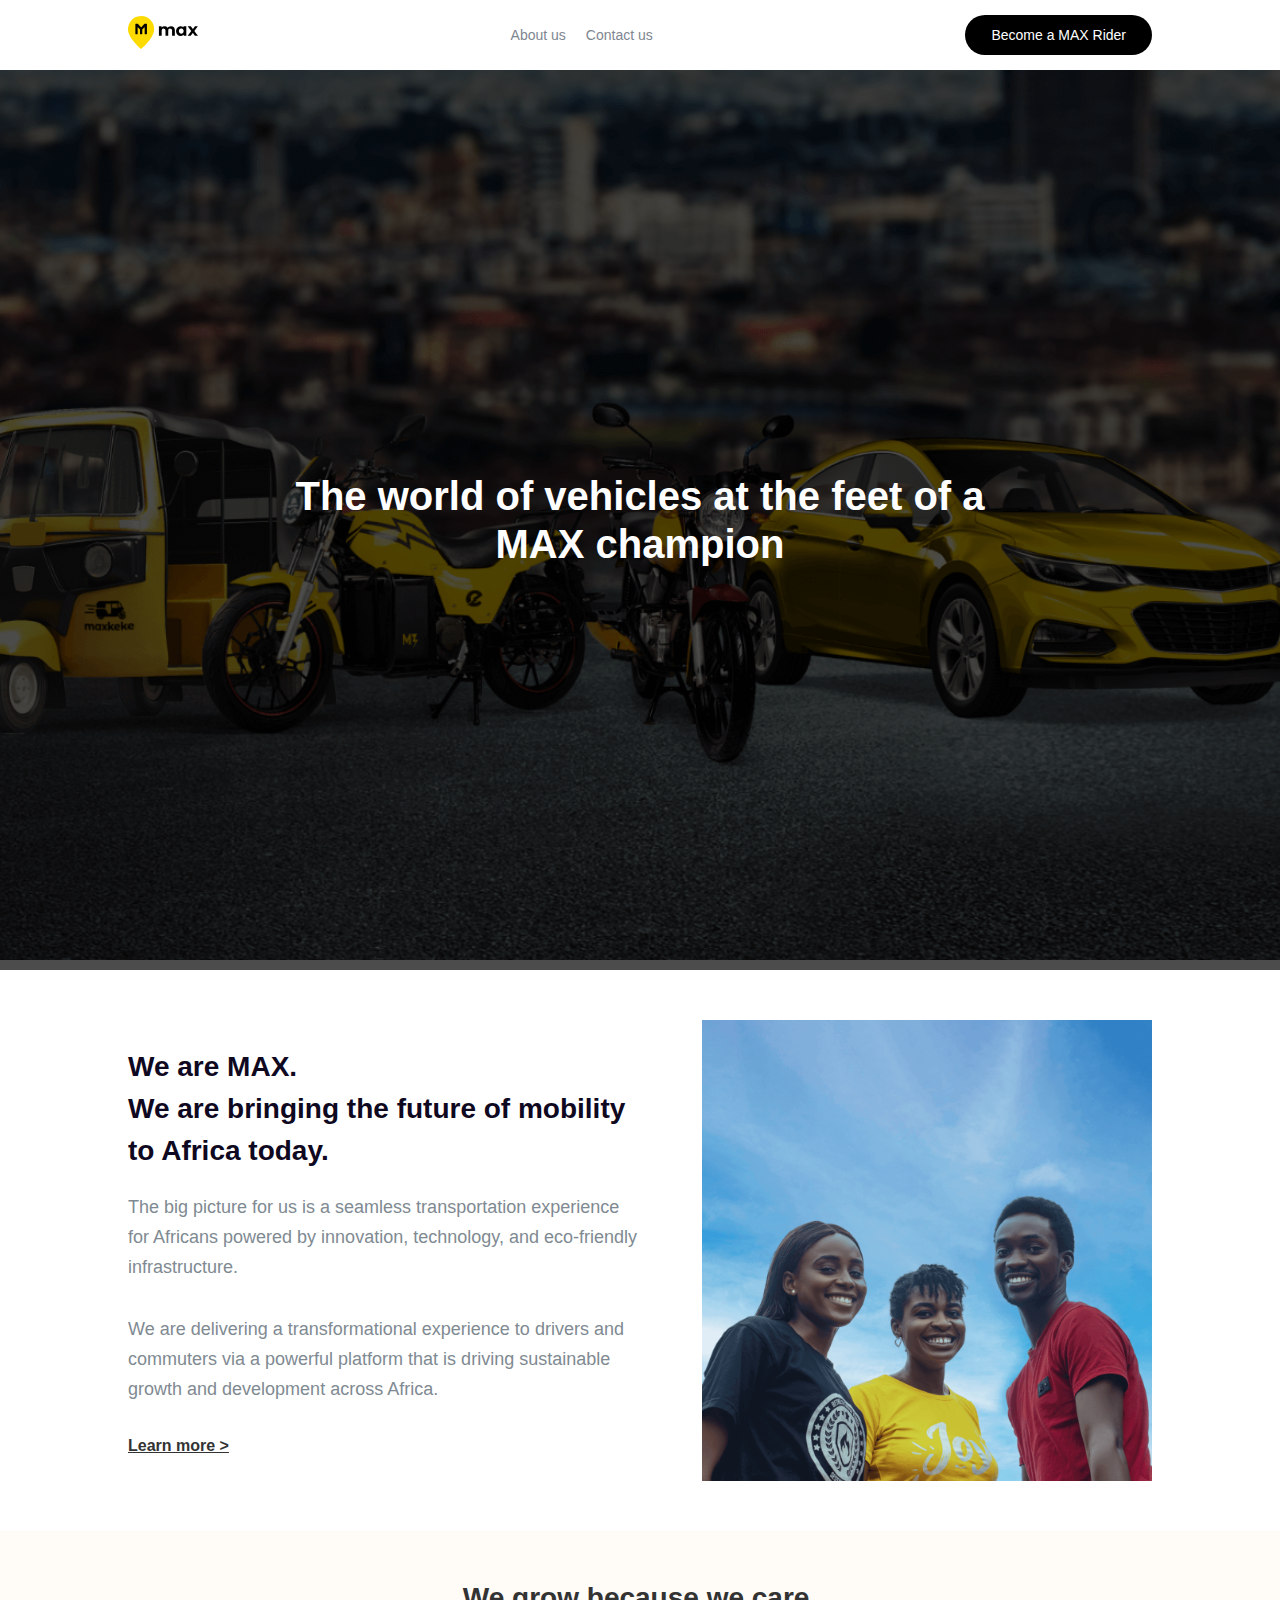
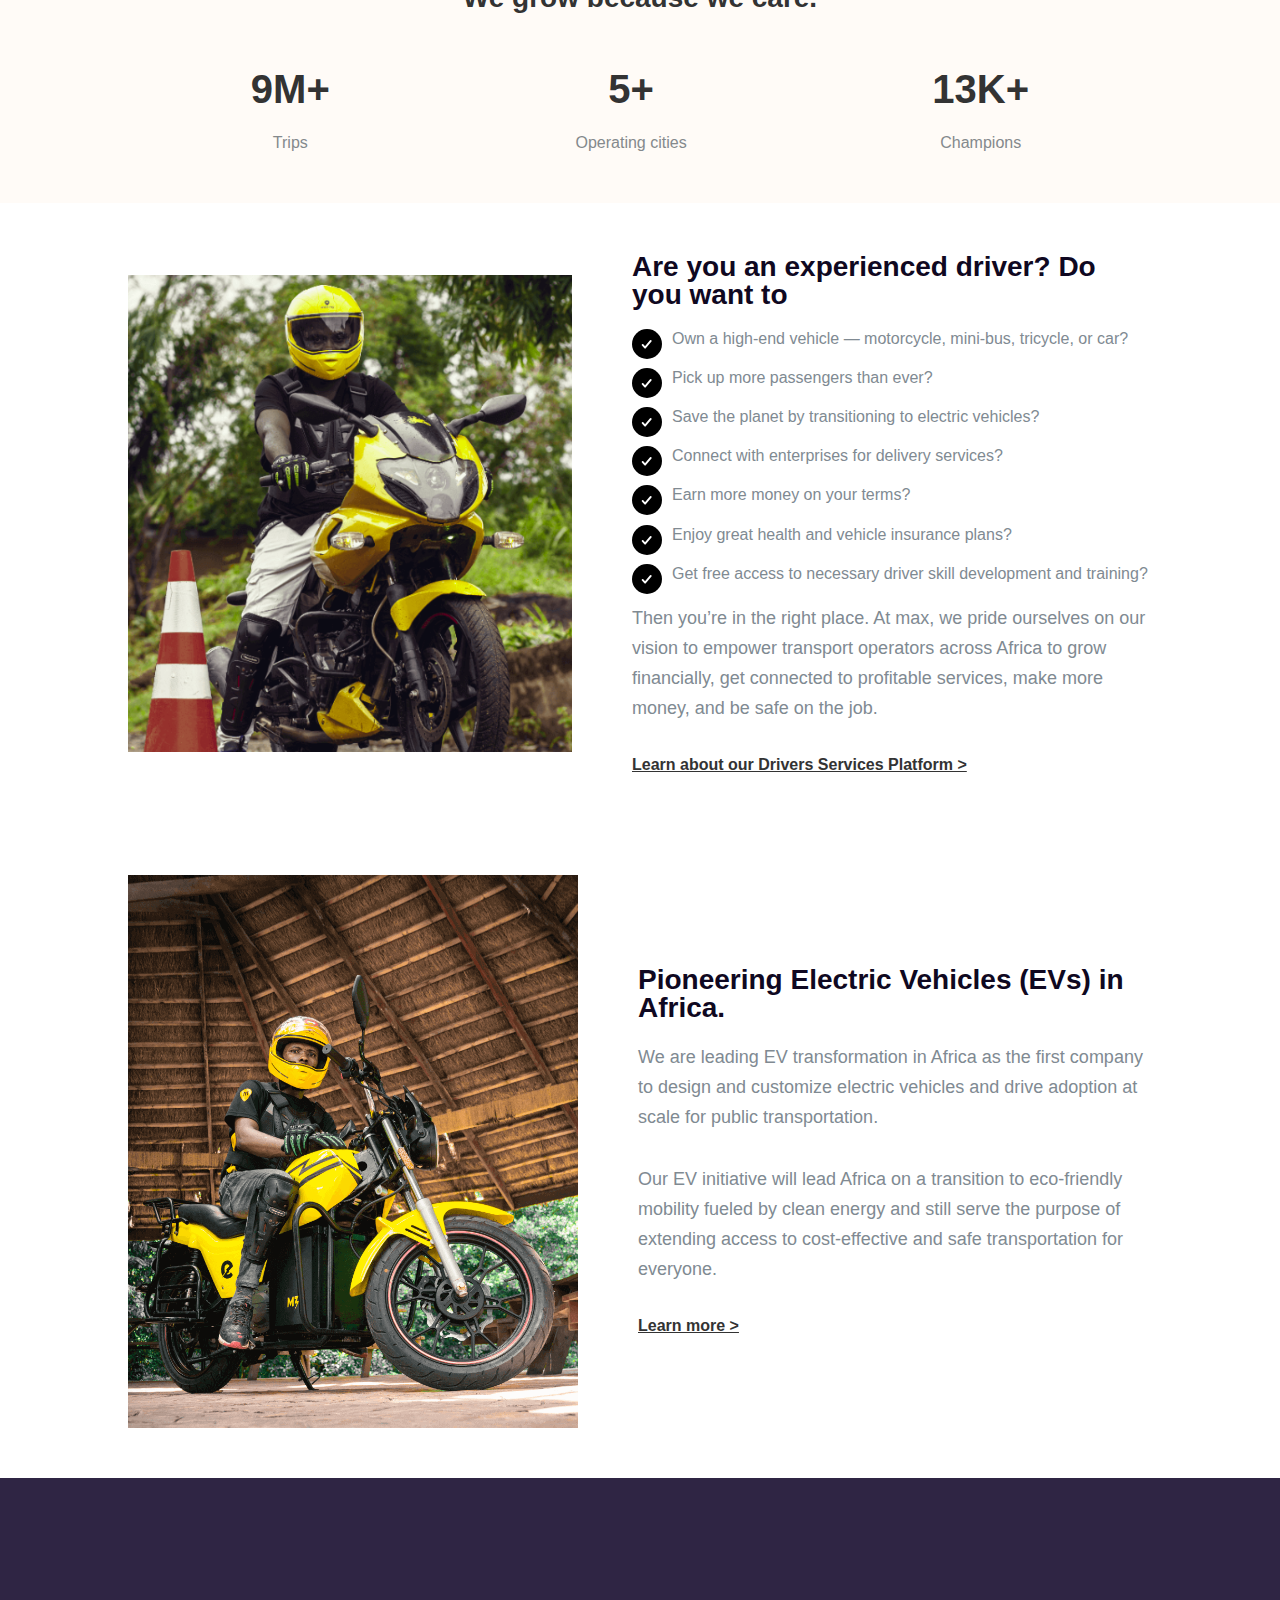
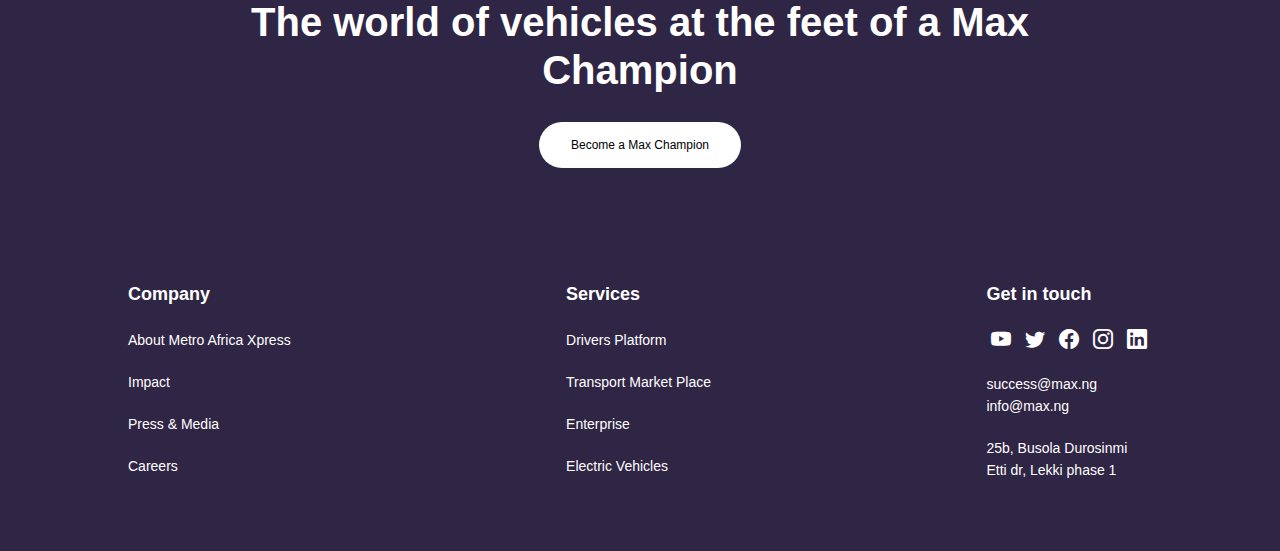
<file: index.html>
<!DOCTYPE html>
<html lang="en">
  <head>
    <meta charset="UTF-8">
    <meta http-equiv="X-UA-Compatible" content="IE=edge">
    <meta name="viewport" content="width=device-width, initial-scale=1.0">
    <title>Max</title>
    <link rel="shortcut icon" href="./images/Max_Logo.svg" type="image/x-icon">
    <meta name="description" content="Providing infrastructure and services to taxi drivers across Africa.">
    <link rel="stylesheet" href="./style.css">
    <link rel="stylesheet" href="https://cdn.jsdelivr.net/npm/bootstrap-icons@1.9.1/font/bootstrap-icons.css">
  </head>
  <body>
    <div class="container">
      <header>
        <a href="index.html" class="logo"><img src="./images/Max_Logo.svg" alt="max logo"></a> <!--first part -->
        <a href="#" class="toggle-button">
          <span class="bar"></span>
          <span class="bar"></span>
          <span class="bar"></span>
        </a>
        <nav class="links"> <!--second part -->
          <ul>
            <li><a href="about.html">About us</a></li>
            <li><a href="contact.html">Contact us</a></li>
          </ul>
        </nav>
        <a href="#" class="cta">Become a MAX Rider</a> <!--Third part -->
      </header> 
      
      <main>
        <div class="banner">
          <h1 class="banner-heading">The world of vehicles at the feet of a MAX champion</h1>
        </div>
        <div class="home-about layout">
          <div>
            <h2>We are MAX. <br> We are bringing the future of mobility to Africa today.</h2>
            <p>The big picture for us is a seamless transportation experience for Africans powered by innovation, technology, and eco-friendly infrastructure.</p>
            <p> We are delivering a transformational experience to drivers and commuters via a powerful platform that is driving sustainable growth and development across Africa.</p>
            <a href="#"> Learn more > </a>
          </div>
          <img src="./images/about-img.png" alt="people">
        </div>
        <div class="growth layout">
          <h1>We grow because we care.</h1>
          <div class="growth-parent-box">
            <div class="growth-box">
              <h1>9M+</h1>
              <p>Trips</p>
            </div>
            <div class="growth-box">
              <h1>5+</h1>
              <p>Operating cities</p>
            </div>
            <div class="growth-box">
              <h1>13K+</h1>
              <p>Champions</p>
            </div>
          </div>
        </div>
        <div class="home-about layout">
          <img src="./images/motorist.PNG" alt="motorist">
          <div>
            <h2 id="close-h2">Are you an experienced driver? Do you want to</h2>
            <div class="list">
              <img src="./images/check-mark-black.svg" alt="check" class="check">
              <p>Own a high-end vehicle — motorcycle, mini-bus, tricycle, or car?</p>
            </div>
            <div class="list">
              <img src="./images/check-mark-black.svg" alt="check" class="check">
              <p>Pick up more passengers than ever?</p>
            </div>
            <div class="list">
              <img src="./images/check-mark-black.svg" alt="check" class="check">
              <p>Save the planet by transitioning to electric vehicles?</p>
            </div>
            <div class="list">
              <img src="./images/check-mark-black.svg" alt="check" class="check">
              <p>Connect with enterprises for delivery services?</p>
            </div>
            <div class="list">
              <img src="./images/check-mark-black.svg" alt="check" class="check">
              <p>Earn more money on your terms?</p>
            </div>
            <div class="list">
              <img src="./images/check-mark-black.svg" alt="check" class="check">
              <p>Enjoy great health and vehicle insurance plans?</p>
            </div>
            <div class="list">
              <img src="./images/check-mark-black.svg" alt="check" class="check">
              <p>Get free access to necessary driver skill development and training?</p>
            </div>
            <p>Then you’re in the right place. At max, we pride ourselves on our vision to empower transport operators across Africa to grow financially, get connected to profitable services, make more money, and be safe on the job.</p>
            <a href="#">Learn about our Drivers Services Platform ></a>
          </div>
        </div>

        <div class="home-about layout">
          <img src="./images/motorist2.PNG" alt="motorist">
          <div>
            <h2 id="close-h2">Pioneering Electric Vehicles (EVs) in Africa.</h2>
            <p>We are leading EV transformation in Africa as the first company to design and customize electric vehicles and drive adoption at scale for public transportation.</p>
            <p>  Our EV initiative will lead Africa on a transition to eco-friendly mobility fueled by clean energy and still serve the purpose of extending access to cost-effective and safe transportation for everyone.</p>
            <a href="#">Learn more ></a>
          </div>
        </div>
        
      </main>
      <footer class="layout">
        <div class="max-champ">
          <h1>The world of vehicles at the feet of a Max Champion</h1>
          <a href="contact.html" class="cta cta2">Become a Max Champion</a>
        </div>
        <div class="foot">
          <div>
            <h4>Company</h4>
            <a href="#">About Metro Africa Xpress</a>
            <a href="#">Impact</a>
            <a href="#">Press &amp; Media</a>
            <a href="#">Careers</a>
          </div>
          <div>
            <h4>Services</h4>
            <a href="#">Drivers Platform</a>
            <a href="#">Transport Market Place</a>
            <a href="#">Enterprise</a>
            <a href="#">Electric Vehicles</a>
          </div>
          <div>
            <h4>Get in touch</h4>
            <div class="social">
              <a href="https://www.youtube.com/channel/UCuT73n3XTwPcfkkwp_6FptA" target="_blank"><i class="bi-youtube"></i></a>
              <a class="footer-link" href="https://twitter.com/maxdotng" target="_blank"><i class="bi-twitter"></i></a>
              <a href="https://facebook.com/MAXdotNG/" target="_blank"><i class="bi-facebook"></i></a>
              <a class="footer-link" href="https://www.instagram.com/maxdotng/" target="_blank"><i class="bi-instagram"></i></a>
              <a class="footer-link" href="https://www.linkedin.com/company/maxdriveai/" target="_b;lank)"><i class="bi-linkedin"></i></a>
            </div>
            <a href="mailto:success@max.ng" id="success">success@max.ng</a>
            <a href="mailto:info@max.ng">info@max.ng</a>
            <p>25b, Busola Durosinmi <br>Etti dr, Lekki phase 1</p>
          </div>
        </div>
      </footer>

    </div>
    <script src="app.js"></script>
  </body>
</html>
</file>
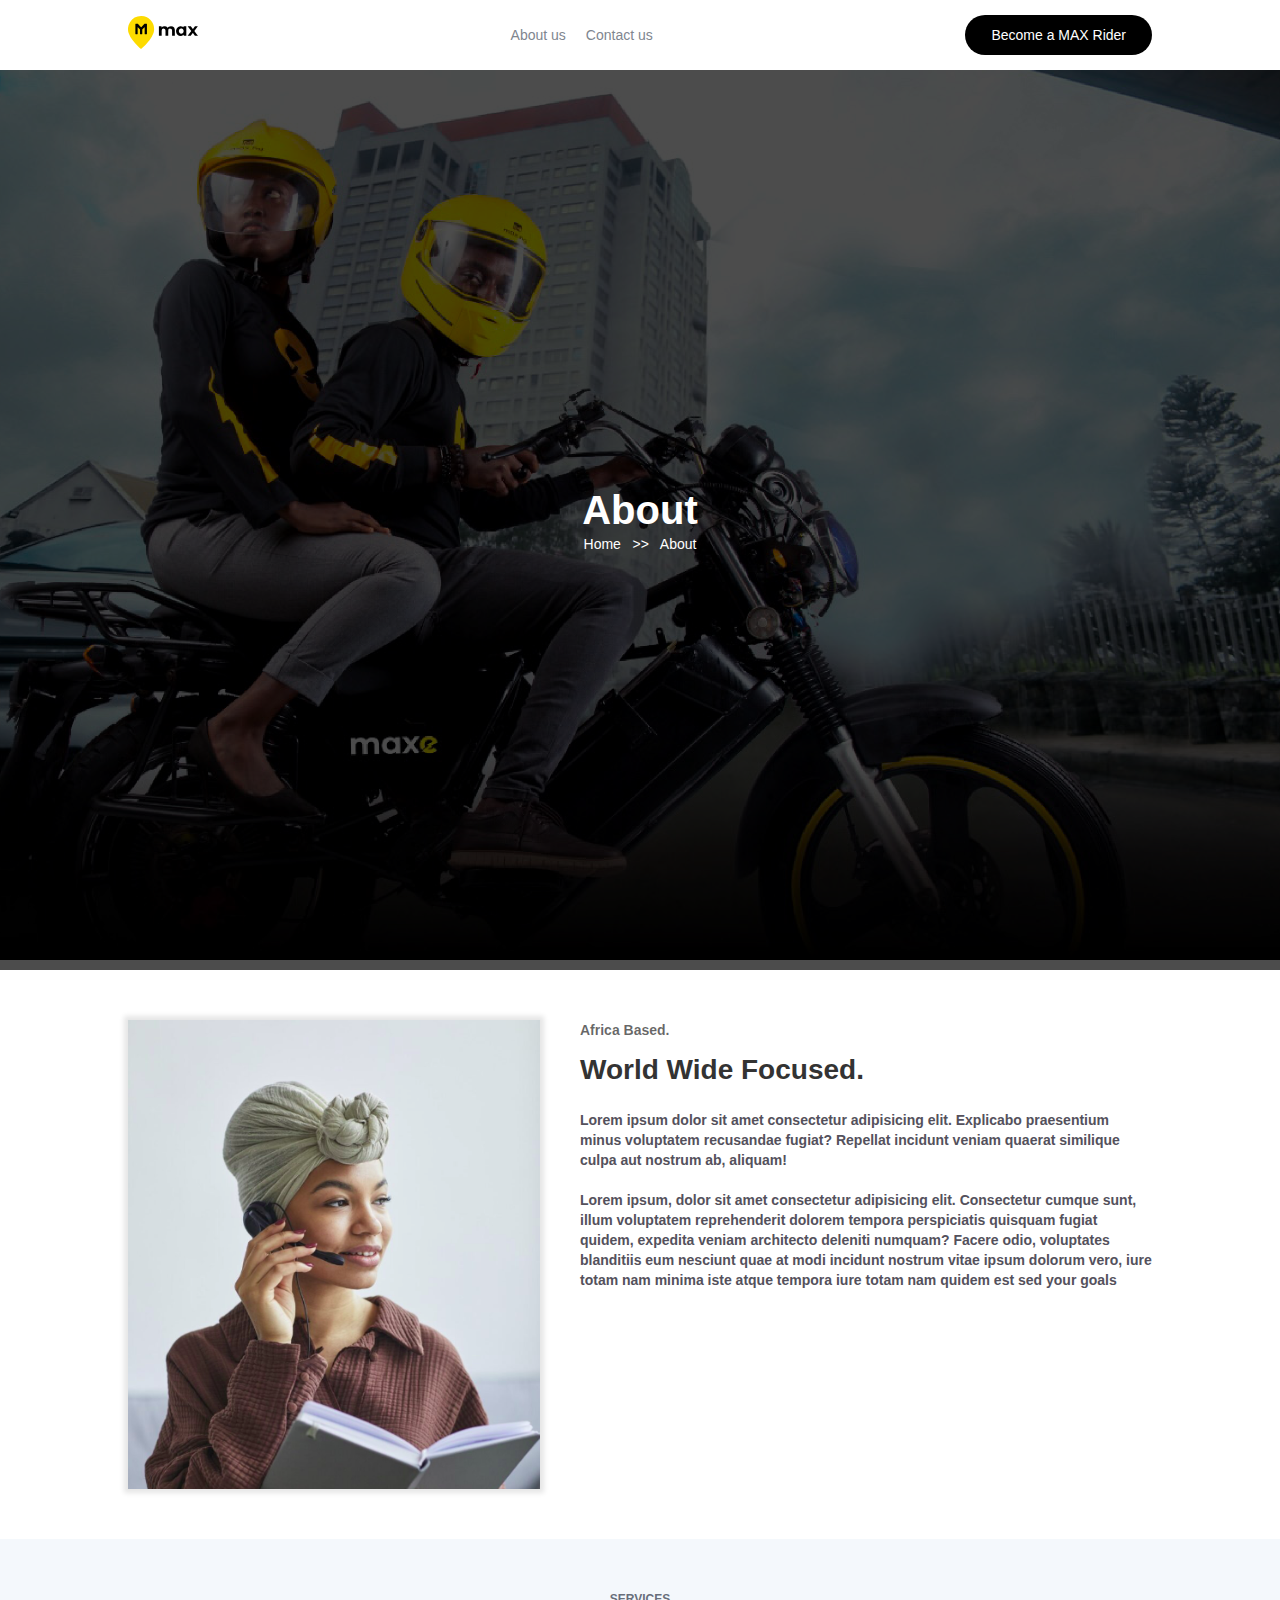
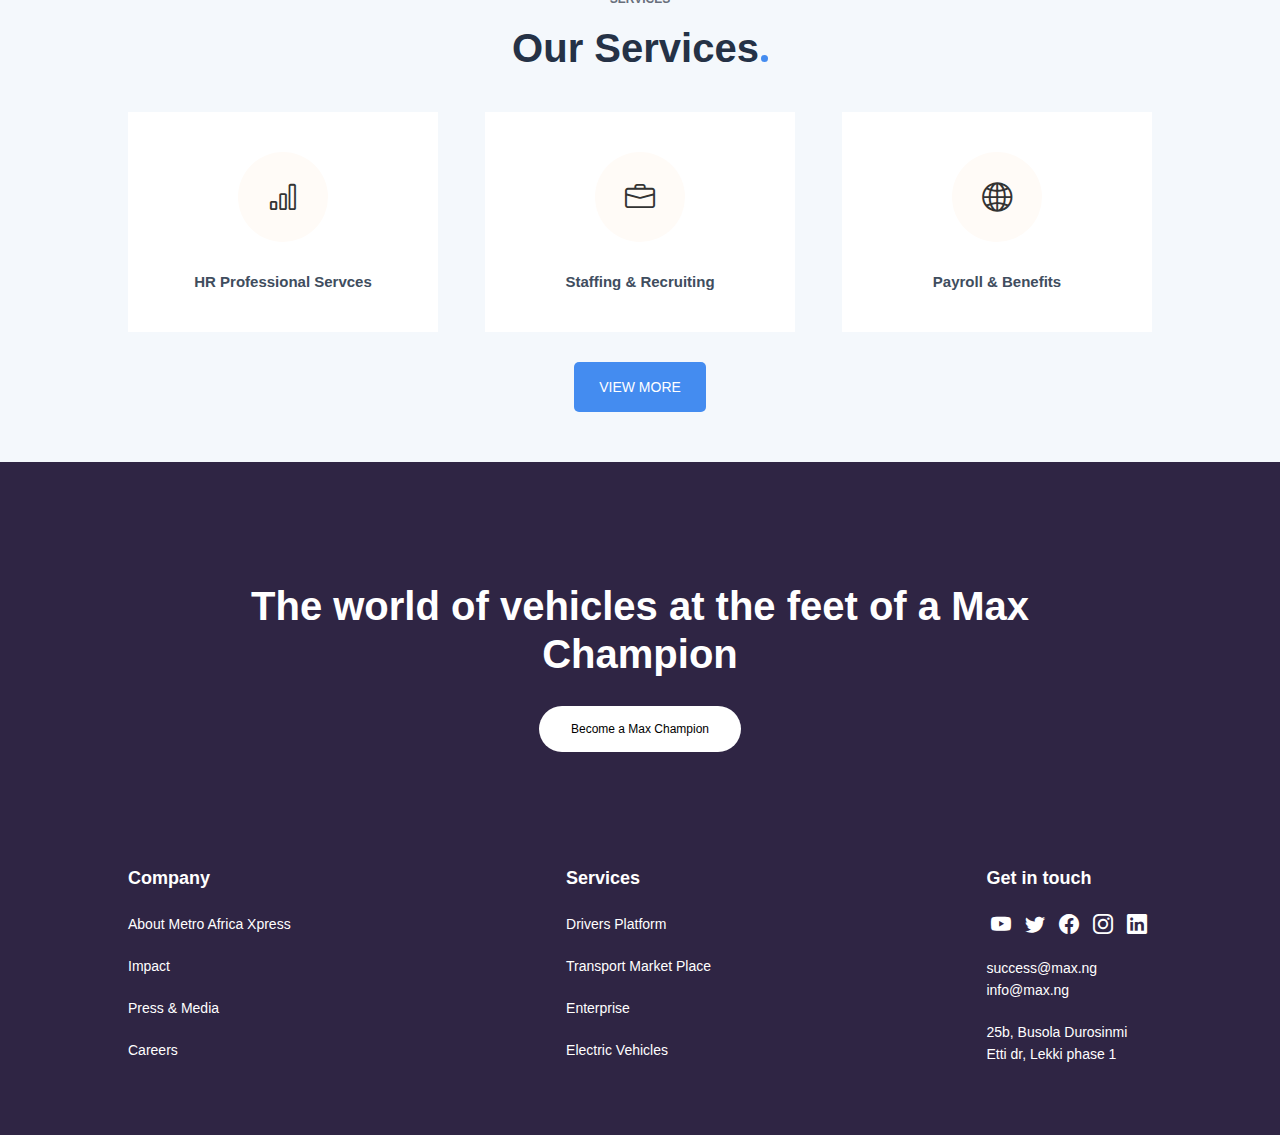
<file: about.html>
<!DOCTYPE html>
<html lang="en">
  <head>
    <meta charset="UTF-8">
    <meta http-equiv="X-UA-Compatible" content="IE=edge">
    <meta name="viewport" content="width=device-width, initial-scale=1.0">
    <title>Max</title>
    <link rel="shortcut icon" href="./images/Max_Logo.svg" type="image/x-icon">
    <meta name="description" content="Providing infrastructure and services to taxi drivers across Africa.">
    <link rel="stylesheet" href="./style.css">
    <link rel="stylesheet" href="https://cdn.jsdelivr.net/npm/bootstrap-icons@1.9.1/font/bootstrap-icons.css">
  </head>
  <body>
    <div class="container">
      <header>
        <a href="index.html" class="logo"><img src="./images/Max_Logo.svg" alt="max logo"></a> <!--first part -->
        <a href="#" class="toggle-button">
          <span class="bar"></span>
          <span class="bar"></span>
          <span class="bar"></span>
        </a>
        <nav class="links"> <!--second part -->
          <ul>
            <li><a href="about.html">About us</a></li>
            <li><a href="contact.html">Contact us</a></li>
          </ul>
        </nav>
        <a href="#" class="cta">Become a MAX Rider</a> <!--Third part -->
      </header> 
      
      <main>
        <div class="banner about-banner">
          <div>
            <h1>About</h1>
          <p> Home &nbsp; >> &nbsp;  About</p>
          </div>
        </div>
        <div class="about layout">
          <img src="./images/book.PNG" alt="people">
          <div>
            <h4>Africa Based.</h4>
            <h2>World Wide Focused.</h2>
            <p>Lorem ipsum dolor sit amet consectetur adipisicing elit. Explicabo praesentium minus voluptatem recusandae fugiat? Repellat incidunt veniam quaerat similique culpa aut nostrum ab, aliquam!</p>
            <p>Lorem ipsum, dolor sit amet consectetur adipisicing elit. Consectetur cumque sunt, illum voluptatem reprehenderit dolorem tempora perspiciatis quisquam fugiat quidem, expedita veniam architecto deleniti numquam? Facere odio, voluptates blanditiis eum nesciunt quae at modi incidunt nostrum vitae ipsum dolorum vero, iure totam nam minima iste atque tempora iure totam nam quidem est sed your goals</p>
          </div>
        </div>
        <div class="services layout">
          <h4>SERVICES</h4>
          <h1 class="special-heading">Our Services<span></span></h1>
          <div>
            <div class="service-box">
              <i class="bi-bar-chart"></i>
              <h3>HR Professional Servces</h3>
            </div>
            <div class="service-box">
              <i class="bi-briefcase"></i>
              <h3>Staffing &amp; Recruiting</h3>
            </div>
            <div class="service-box">
              <i class="bi-globe2"></i>
              <h3>Payroll &amp; Benefits</h3>
            </div>
          </div>
          <a href="#" class="cta3">VIEW MORE</a>
        </div>
      </main>
      <footer class="layout">
        <div class="max-champ">
          <h1>The world of vehicles at the feet of a Max Champion</h1>
          <a href="contact.html" class="cta cta2">Become a Max Champion</a>
        </div>
        <div class="foot">
          <div>
            <h4>Company</h4>
            <a href="#">About Metro Africa Xpress</a>
            <a href="#">Impact</a>
            <a href="#">Press &amp; Media</a>
            <a href="#">Careers</a>
          </div>
          <div>
            <h4>Services</h4>
            <a href="#">Drivers Platform</a>
            <a href="#">Transport Market Place</a>
            <a href="#">Enterprise</a>
            <a href="#">Electric Vehicles</a>
          </div>
          <div>
            <h4>Get in touch</h4>
            <div class="social">
              <a href="https://www.youtube.com/channel/UCuT73n3XTwPcfkkwp_6FptA" target="_blank"><i class="bi-youtube"></i></a>
              <a class="footer-link" href="https://twitter.com/maxdotng" target="_blank"><i class="bi-twitter"></i></a>
              <a href="https://facebook.com/MAXdotNG/" target="_blank"><i class="bi-facebook"></i></a>
              <a class="footer-link" href="https://www.instagram.com/maxdotng/" target="_blank"><i class="bi-instagram"></i></a>
              <a class="footer-link" href="https://www.linkedin.com/company/maxdriveai/" target="_b;lank)"><i class="bi-linkedin"></i></a>
            </div>
            <a href="mailto:success@max.ng" id="success">success@max.ng</a>
            <a href="mailto:info@max.ng">info@max.ng</a>
            <p>25b, Busola Durosinmi <br>Etti dr, Lekki phase 1</p>
          </div>
        </div>
      </footer>

    </div>
    <script src="app.js"></script>
  </body>
</html>
</file>
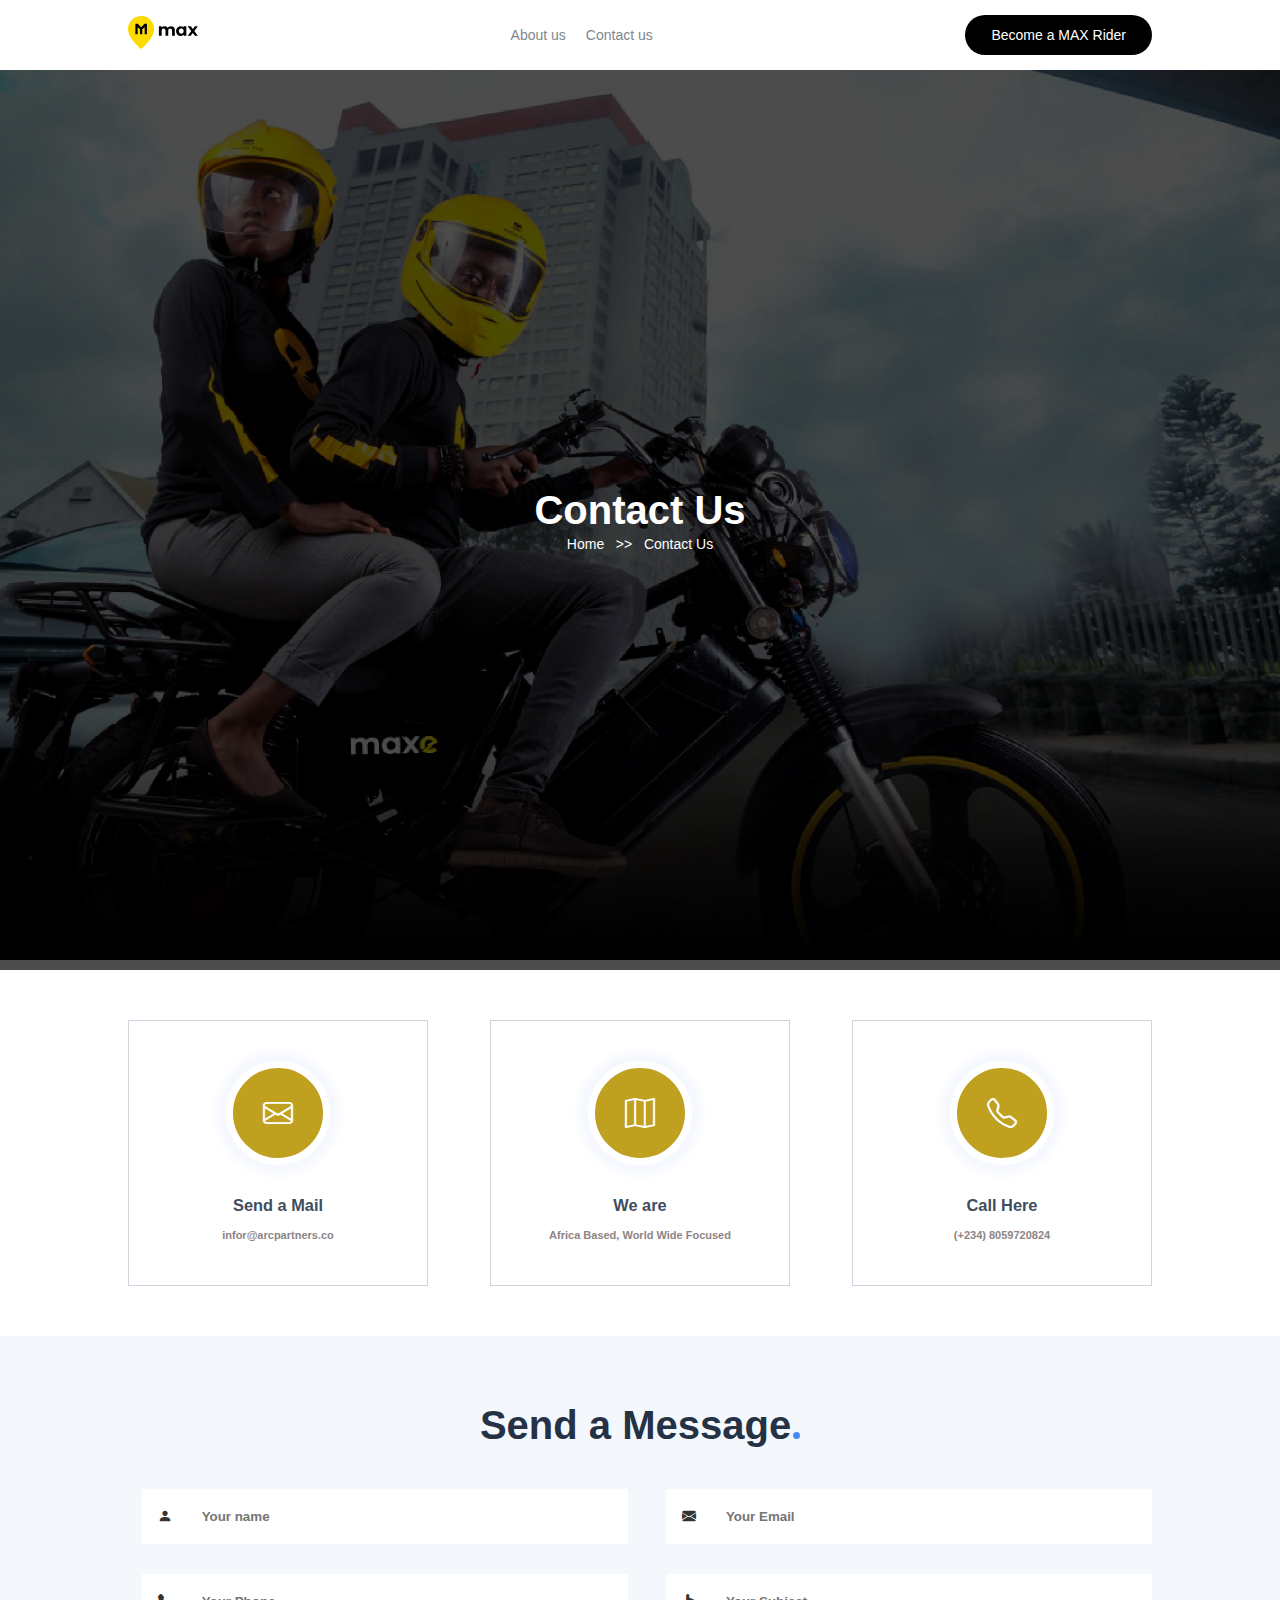
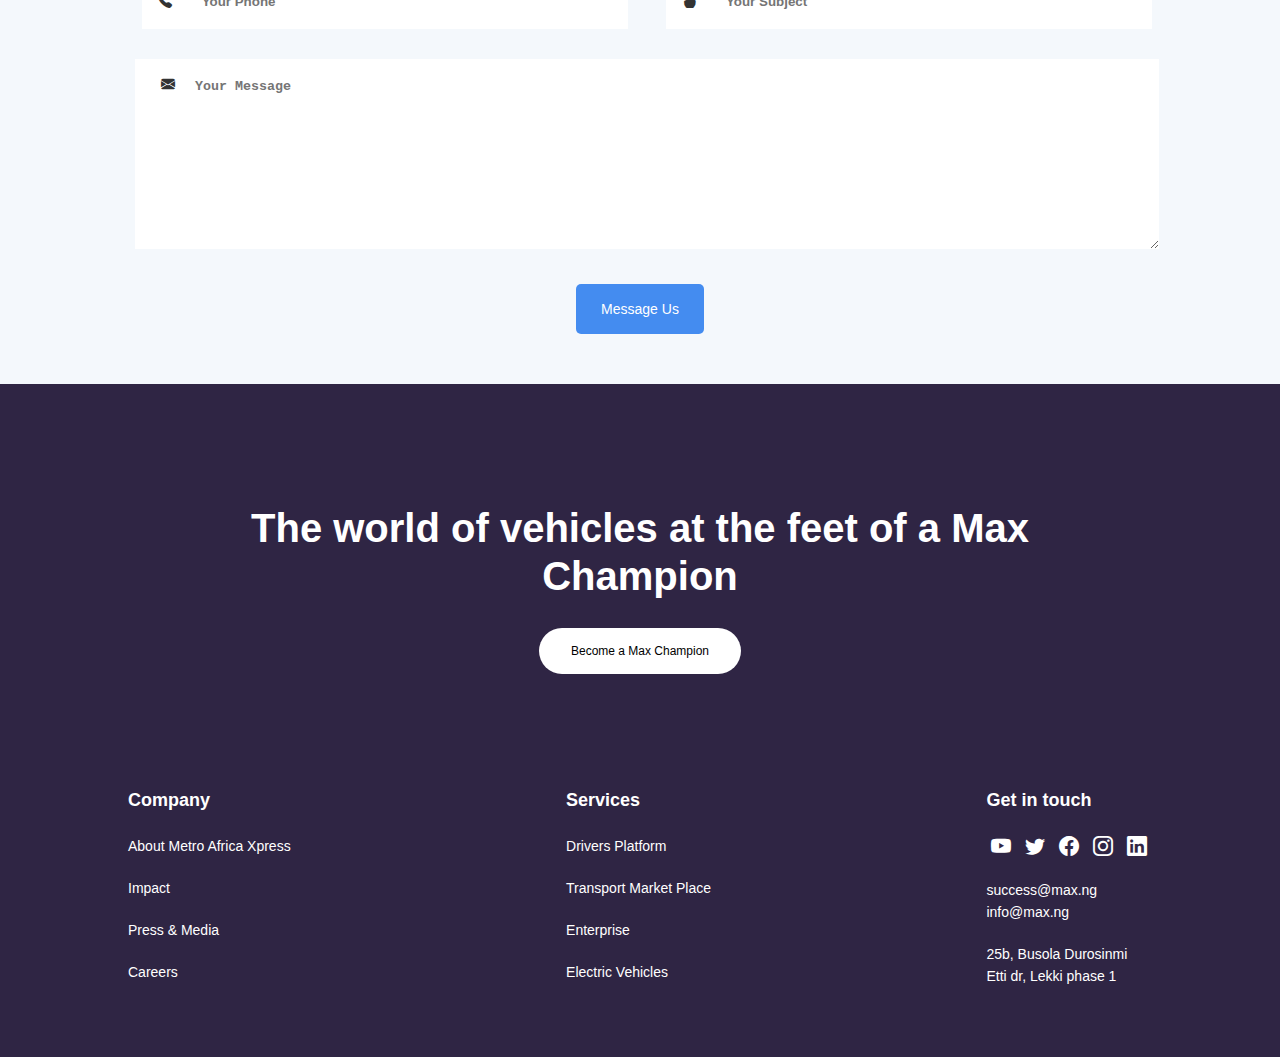
<file: contact.html>
<!DOCTYPE html>
<html lang="en">
  <head>
    <meta charset="UTF-8">
    <meta http-equiv="X-UA-Compatible" content="IE=edge">
    <meta name="viewport" content="width=device-width, initial-scale=1.0">
    <title>Max</title>
    <link rel="shortcut icon" href="./images/Max_Logo.svg" type="image/x-icon">
    <meta name="description" content="Providing infrastructure and services to taxi drivers across Africa.">
    <link rel="stylesheet" href="./style.css">
    <link rel="stylesheet" href="https://cdn.jsdelivr.net/npm/bootstrap-icons@1.9.1/font/bootstrap-icons.css">
  </head>
  <body>
    <div class="container">
      <header>
        <a href="index.html" class="logo"><img src="./images/Max_Logo.svg" alt="max logo"></a> <!--first part -->
        <a href="#" class="toggle-button">
          <span class="bar"></span>
          <span class="bar"></span>
          <span class="bar"></span>
        </a>
        <nav class="links"> <!--second part -->
          <ul>
            <li><a href="about.html">About us</a></li>
            <li><a href="contact.html">Contact us</a></li>
          </ul>
        </nav>
        <a href="#" class="cta">Become a MAX Rider</a> <!--Third part -->
      </header> 
      
      <main>
        <div class="banner about-banner">
          <div>
            <h1>Contact Us</h1>
          <p> Home &nbsp; >> &nbsp; Contact Us</p>
          </div>
        </div>
        <div class="contact layout">
          <div>
            <div class="contact-box">
              <i class="bi-envelope"></i>
              <h3>Send a Mail</h3>
              <p>infor@arcpartners.co</p>
            </div>
            <div class="contact-box">
              <i class="bi-map"></i>
              <h3>We are</h3>
              <p>Africa Based, World Wide Focused</p>
            </div>
            <div class="contact-box">
              <i class="bi-telephone"></i>
              <h3>Call Here</h3>
              <p>(+234) 8059720824</p>
            </div>
          </div>
        </div>
        <div class="contact-form">
          <h1 class="special-heading">Send a Message<span></span></h1>
          <form action="#">
            <i class="bi-person-fill"></i><input type="text" placeholder="Your name">
            <i class="bi-envelope-fill"></i><input type="email" placeholder="Your Email"><br>
            <i class="bi-telephone-fill"></i><input type="phone" placeholder="Your Phone">
            <i class="bi-hand-index-fill"></i><input type="text" placeholder="Your Subject"><br>
            <i class="bi-envelope-fill message-icon"></i><textarea name="message" cols="30" rows="10" placeholder="Your Message"></textarea><br>
            <a href="#" class="cta3">Message Us</a>
          </form>
        </div>
      </main>
      <footer class="layout">
        <div class="max-champ">
          <h1>The world of vehicles at the feet of a Max Champion</h1>
          <a href="contact.html" class="cta cta2">Become a Max Champion</a>
        </div>
        <div class="foot">
          <div>
            <h4>Company</h4>
            <a href="#">About Metro Africa Xpress</a>
            <a href="#">Impact</a>
            <a href="#">Press &amp; Media</a>
            <a href="#">Careers</a>
          </div>
          <div>
            <h4>Services</h4>
            <a href="#">Drivers Platform</a>
            <a href="#">Transport Market Place</a>
            <a href="#">Enterprise</a>
            <a href="#">Electric Vehicles</a>
          </div>
          <div>
            <h4>Get in touch</h4>
            <div class="social">
              <a href="https://www.youtube.com/channel/UCuT73n3XTwPcfkkwp_6FptA" target="_blank"><i class="bi-youtube"></i></a>
              <a class="footer-link" href="https://twitter.com/maxdotng" target="_blank"><i class="bi-twitter"></i></a>
              <a href="https://facebook.com/MAXdotNG/" target="_blank"><i class="bi-facebook"></i></a>
              <a class="footer-link" href="https://www.instagram.com/maxdotng/" target="_blank"><i class="bi-instagram"></i></a>
              <a class="footer-link" href="https://www.linkedin.com/company/maxdriveai/" target="_b;lank)"><i class="bi-linkedin"></i></a>
            </div>
            <a href="mailto:success@max.ng" id="success">success@max.ng</a>
            <a href="mailto:info@max.ng">info@max.ng</a>
            <p>25b, Busola Durosinmi <br>Etti dr, Lekki phase 1</p>
          </div>
        </div>
      </footer>

    </div>
    <script src="app.js"></script>
  </body>
</html>
</file>
<file: style.css>
@font-face {
  font-family: Gilroy, sans-serif;
  src: url("fonts/Gilroy/Gilroy-ExtraBold.otf");
  src: url("fonts/Gilroy/Gilroy-Light.otf")
}
/* reset */
*{
  box-sizing: border-box;
  margin: 0;
  padding: 0;
}
body{
  background-color:white;
  font-family: Gilroy, sans-serif;
  font-weight: 300;
  font-size: 14px;
  color: #333;
  line-height: 20px;
}
/* headings Elements*/
h1, h2, h3, h4, h5, h6{
  font-family: Gilroy, sans-serif;
  font-weight: 900;
}
h1{
  font-size: 40px;
  text-align: center;
  line-height: 1.2;
}
h2{
  font-size: 28px;
  margin-bottom: 30px;
  font-weight: 900;
}
hr{width: 60px;
  border-style: dashed;
  margin: 0 auto;
  color:#b6b6b6;
}
/* header*/
header{
  display: flex;
  justify-content: space-between;
  align-items: center;
  padding: 15px 10%;
  background-color:#ffffff;
  position: sticky;
  top: 0;
  width: 100%;
  z-index: 1;
}
.container{
  max-width: 100%;
  margin: 0 auto;
}
.layout{
  padding: 50px 10%;
}
.logo>img{
  width: 70px;
}
.links ul{
  display: flex;
  list-style: none;
}
.links a{
  color: #80868f;
  text-decoration: none;
}
.links li{
  padding: 10px;
  position: relative;
}
#active{
  color: black
}
li, a, .cta{
  font-size: 14px;
  font-weight: 500;
}
.links li a{
  transition: all 0.5s ease; 
}
.links li a:hover{
  color: black;
}
.cta{
  background-color:black;
  padding: 10px 26px;
  border-radius: 25px;
  font-weight: 500;
  color: white;
  text-decoration: none;
  font-family: Gilroy, sans-serif;
  cursor: pointer;
}
.cta:hover{
  background-color:rgba(0, 0, 0, 0.8);
  transition: all 0.9s ease;
}
/* hand burger */
.toggle-button{
  position: absolute;
  top: 1.5rem;
  right: 10%;
  display: none;
  flex-direction: column;
  justify-content: space-between;
  align-items: center;
  width:30px ;
  height: 21px;
}
.bar{
  width: 100%;
  height: 3px;
  background-color: #5e54d1;
  border-radius: 10px;
}
/* banner */
.banner{
  color: white;
  min-height: 100vh;
  display: flex;
  align-items: center;
  justify-content: center;
  background-color: rgba(0, 0, 0, 0.7);
  position: relative;
}
.banner::after {
  content: "";
  background-image: url(./images/background1.png);
  background-position: center -10px;
  background-size: cover;
  background-repeat:no-repeat;
  top: 0;
  left: 0;
  bottom: 0;
  right: 0;
  position: absolute;
  z-index: -1;   
}
.banner-heading{
  display: flex;
  align-items: center;
  max-width: 58%;
  color:#ffffff;
}
.home-about{
  display: flex;
  justify-content: center;
  align-items: center;
  gap: 60px;
}
.home-about h2{
  margin-bottom: 20px;
  color: #0f0821;
  line-height: 42px;
}
.home-about p{
  margin-bottom: 32px;
  color: #808a92;
  font-size: 18px;
  line-height: 30px;
}
.home-about a{
  font-size: 16px;
  font-weight: 700;
  color: #333;
}
.home-about>img{
  width: 450px;
}
.growth{
  background-color: #fffbf7;
}
.growth>h1{
  font-size: 28px;
  margin-bottom: 50px;
}
.growth-parent-box{
  display: flex;
  justify-content: space-around;
}
.growth-box>h1{
  margin-bottom: 20px;
}
.growth-box>p{
  text-align: center;
  font-size: 16px;
  color: #84898c;
}
#close-h2{
  line-height: 1;
}
.list{
  display: flex;
  align-items: flex-start;
}
.check{
  margin-right: 10px;
  width: 30px;
}
.list p{
  line-height: 1.2;
  font-size: 16px;
  margin-bottom: 20px;
}

/* About Page */
.banner>div{
  text-align: center;
}
.about-banner::after {
  content: "";
  background-image: url(./images/Max-img2.png);
  background-position: center -10px;
  background-size: cover;
  background-repeat:no-repeat;
  top: 0;
  left: 0;
  bottom: 0;
  right: 0;
  position: absolute;
  z-index: -1;   
}
.about{
  display: flex;
  gap: 40px;
}
.about>img{
  box-shadow: 0 0 5px 4px rgba(0, 0, 0, 0.1);
}
.about h4{
  margin-bottom: 20px;
  color: rgba(0, 0, 0, 0.6);
}
.about p{
  font-size: 14px;
  margin-bottom: 20px;
  font-weight: 700;
  color: #54515c;
}
.services{
  text-align: center;
  background-color: #f4f8fc;
}
.services>h4{
  font-size: 12px;
  color:#686f7b; 
}
.special-heading{
  margin: 15px 0 40px;
  color:#253246; 
}
.special-heading>span{
  display: inline-block;
  background-color: #448cf0;
  width: 7px;
  height: 7px;
  border-radius: 50%;
  margin-left: 2px;
}
.services>div, .contact>div{
  display: flex;
  justify-content: space-between;
  text-align: center;
}
.service-box{
  width: 310px;
}
.service-box, .contact-box{
  background-color: white;
  padding: 40px 50px;
}
.service-box i{
  display: inline-block;
  font-size: 30px;
  background-color: #fffbf7;
  padding: 30px;
  border-radius: 50%;
}
.service-box h3{
  font-size: 15px;
}
.service-box h3, .contact-box h3{
 color: #404d5e;
  margin-top: 30px;
}
.cta3{
  display: inline-block;
  background-color: #448cf0;
  color: #fff;
  border-radius: 5px;
  text-decoration: none;
  margin-top: 30px;
  padding: 15px 25px;
}
/* Contact Page */
.contact-box{
  width: 300px;
  border: 1px solid #d4d1de;
}
.contact-box i{
  display: inline-block;
  font-size: 30px;
  background-color: #c0a01f;
  padding: 30px;
  border: 7px solid white;
  box-shadow: 0 0 10px 10px #f6f8ff;
  border-radius: 50%;
  color: white;
}
.contact-box p{
  color: #8d8585;
   margin-top: 10px;
   font-size: 11px;
   font-weight: 700;
 }
 .contact-form{
  background-color: #f4f8fc;
  text-align: center;
  padding: 50px 0;
 }
 .contact-form i{
  position: relative;
  left: 40px;
 }
 .message-icon{
  bottom:160px;
 }
 input, textarea{
  padding: 20px 60px;
  border: none;
  color: #454444;
  font-weight: 700;
 }
 input{
  margin: 0 10px 30px;
  width: 38%;
 }
 textarea{
  width: 80%;
 }
 .submit{
 width: 100px;
 }
/* footer */
footer{
  background-color:#2f2544;
  color: white;
}
.max-champ{
  padding: 50px 0;
  text-align: center;
  margin: auto;
}
.max-champ h1{
  max-width: 88%;
  font-size: 40px;
  margin: 20px auto 40px;
  color:#ffffff;
}
.cta2{
  background-color: #ffffff;
  font-size: 12px;
  color: black;
  padding: 16px 32px;
}
.cta2:hover{
  background-color:rgba(255, 255, 255, 0.8);
  transition: all 0.9s ease;
}
.foot{ 
  display: flex;
  justify-content: space-between;
  margin-top: 80px;
}
.foot h4{
 margin-bottom: 26px;
 font-size: 18px;
 line-height: 18px;
}
.foot>div>a{
  display: block;
  text-decoration: none;
}
.foot a{
  margin-bottom: 20px;
  color: #fff;
  font-size: 14px;
  line-height: 22px;
  font-family: Gilroy, sans-serif;
}
#success{
  margin-bottom: 0;
}
.foot P{
  font-size: 14px;
  line-height: 22px;
}
.foot P, .social{
  margin-bottom: 20px;
}
.social i{
  margin: 0 5px;
  font-size: 20px;
}
.foot h4, .foot a{
  color: white;
}

/* Responsiveness (Mobile View) */
@media (max-width:920px){
  /* header */
  .toggle-button{
    display: flex;
  }
  header{
    flex-direction: column;
    align-items: flex-start;
  }
  ul{
    flex-direction: column;
    
  }
  nav{
    display: none;
  }
  .links ul{
    margin-top: 1.5rem;
  }
  .cta{
    display: none;
    margin: 10px 0 0 10px;
  }
  .active{
    display: flex;
  }
  /* home */
  h1{
    font-size: 3em;
    line-height: 1;
    margin-bottom: 35px;
  }
  .banner-heading{
    max-width: 100%;
  }
  .home-about>img, .about>img{
    width: 300px;
  }
  .home-about, .about{
    flex-direction: column;
    align-items: flex-start;
  }
  /* About */
  .services>div, .contact>div{
    flex-direction: column;
    align-items:center;
    gap: 20px;
  }
  .about h2{
    line-height: 1;
  }
  .special-heading{
    font-size: 2.2rem;
  }
  
  /* footer */
  .foot{ 
    flex-direction: column;
    gap: 30px;
  }
  
}
</file>
